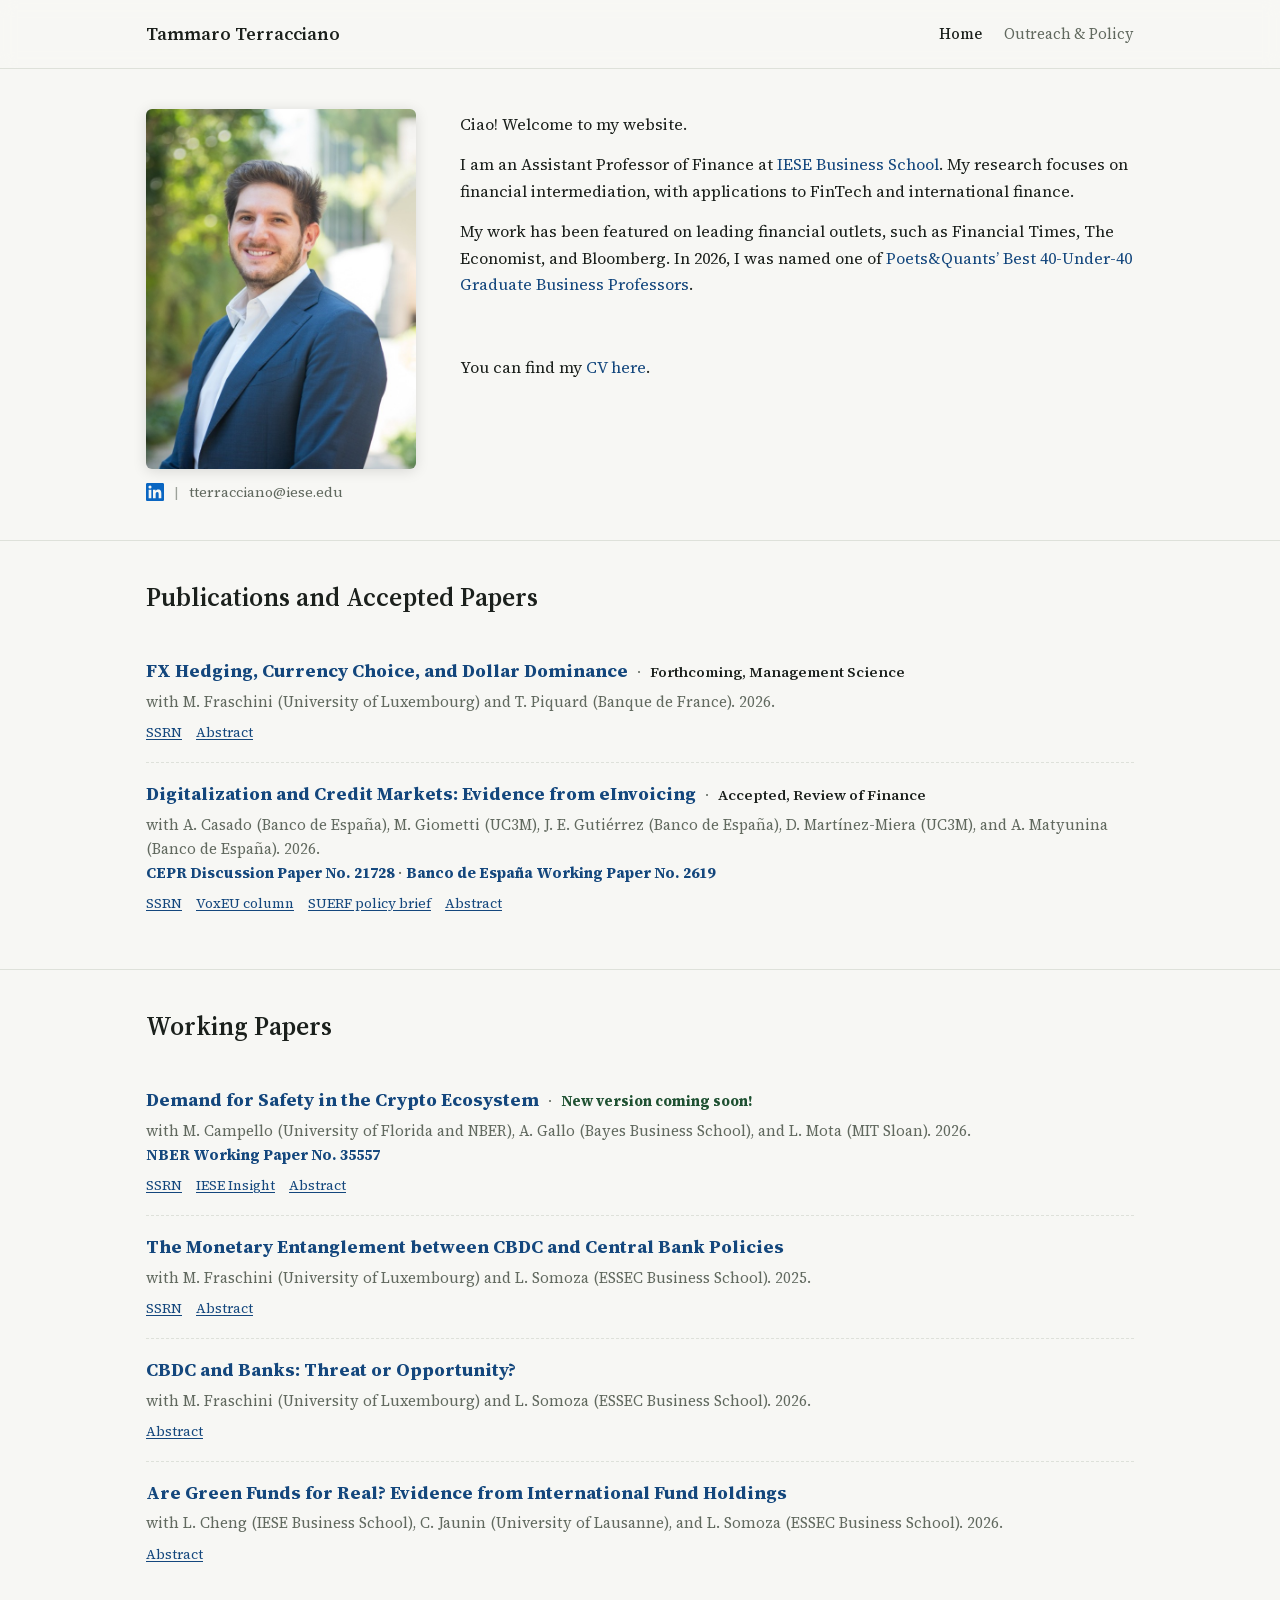
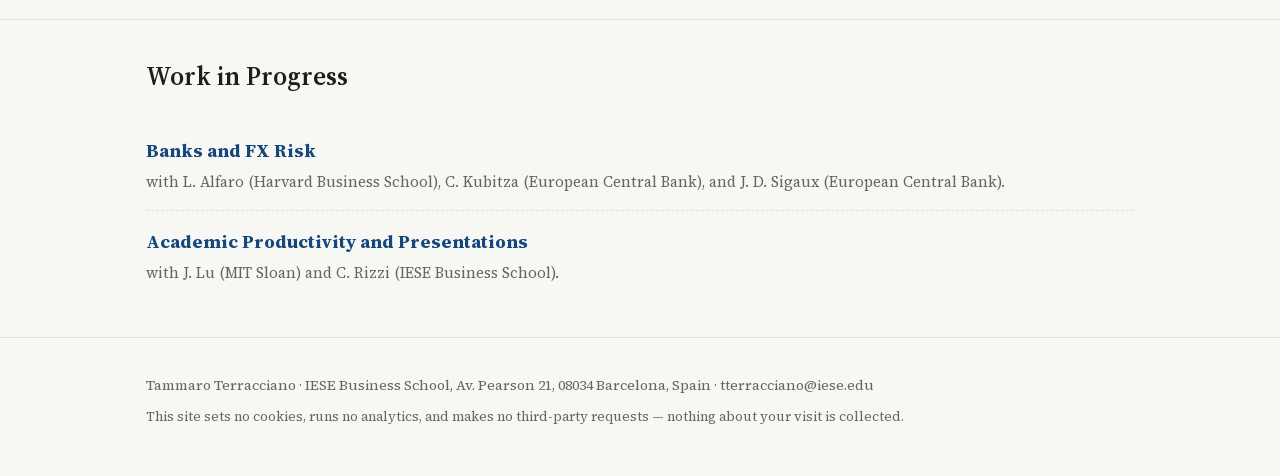
<file: index.html>
<!DOCTYPE html>
<html lang="en">
<head>
<meta charset="utf-8">
<meta name="viewport" content="width=device-width, initial-scale=1">
<title>Tammaro Terracciano</title>
<meta name="description" content="Tammaro Terracciano, Assistant Professor of Finance at IESE Business School. Research on financial intermediation, fintech, and international finance.">
<link rel="icon" href="favicon.svg" type="image/svg+xml">
<link rel="stylesheet" href="style.css">
</head>
<body>

<nav class="top">
  <div class="wrap">
    <a class="brand" href="index.html">
      <span class="bname">Tammaro Terracciano</span>
    </a>
    <ul>
      <li><a href="index.html" class="active">Home</a></li>
      <li><a href="outreach.html">Outreach &amp; Policy</a></li>
    </ul>
  </div>
</nav>

<header class="hero" id="top">
  <div class="wrap">
    <h1 class="sr-only">Tammaro Terracciano</h1>
    <div class="portrait">
      <img src="assets/photo.jpg" alt="Tammaro Terracciano">
      <p class="contact">
        <a class="li" href="https://www.linkedin.com/in/tammaro-terracciano/" aria-label="LinkedIn profile"><svg viewBox="0 0 24 24" width="18" height="18" aria-hidden="true" focusable="false"><path fill="currentColor" d="M20.45 20.45h-3.56v-5.57c0-1.33-.03-3.04-1.85-3.04-1.86 0-2.14 1.45-2.14 2.94v5.67H9.35V9h3.41v1.56h.05c.48-.9 1.63-1.85 3.36-1.85 3.6 0 4.26 2.37 4.26 5.45v6.29zM5.34 7.43a2.06 2.06 0 1 1 0-4.13 2.06 2.06 0 0 1 0 4.13zM7.12 20.45H3.56V9h3.56v11.45zM22.22 0H1.77C.79 0 0 .77 0 1.72v20.56C0 23.23.79 24 1.77 24h20.45c.98 0 1.78-.77 1.78-1.72V1.72C24 .77 23.2 0 22.22 0z"/></svg></a>
        <span class="sep" aria-hidden="true">|</span>
        <span class="email">tterracciano@iese.edu</span>
      </p>
    </div>
    <div class="bio">
      <p>Ciao! Welcome to my website.</p>
      <p>I am an Assistant Professor of Finance at <a href="https://www.iese.edu">IESE Business School</a>. My research focuses on financial intermediation, with applications to FinTech and international finance.</p>
      <p>My work has been featured on leading financial outlets, such as Financial Times, The Economist, and Bloomberg. In 2026, I was named one of <a href="https://poetsandquants.com/2026/05/17/2026-best-40-under-40-business-professors-tammaro-terracciano-iese-business-school/">Poets&amp;Quants&rsquo; Best 40-Under-40 Graduate Business Professors</a>.</p>
      <p></p>
      <p></p>
      <p></p>
      <p style="margin-top: 56px;">You can find my <a href="assets/Terracciano_CV.pdf">CV here</a>.</p>
    </div>
  </div>
</header>

<section id="publications">
  <div class="wrap">
    <h2>Publications and Accepted Papers</h2>

    <div class="paper">
      <p class="title"><a href="https://papers.ssrn.com/sol3/papers.cfm?abstract_id=7147318">FX Hedging, Currency Choice, and Dollar Dominance</a><span class="status">Forthcoming, Management Science</span></p>
      <p class="meta">with M. Fraschini (University of Luxembourg) and T. Piquard (Banque de France). 2026.</p>
      <div class="tags"><a href="https://papers.ssrn.com/sol3/papers.cfm?abstract_id=7147318">SSRN</a><details class="abs">
          <summary>Abstract</summary>
          <p>Exporters pricing their goods in a foreign currency are exposed to foreign exchange (FX) risk, but they can hedge it by underwriting FX derivative contracts. This paper provides firm-level evidence on how the cost of FX hedging affects exporters’ currency choice. We formalize this channel in a model in which a firm jointly chooses its invoicing currency and its optimal hedging ratio, predicting that cheaper hedging makes foreign currency pricing more attractive. Consistent with our model, we empirically find that hedging firms price their exports more in foreign currency (especially in US dollars) when hedging costs are lower. We exploit an unexpected increase in the cost of hedging and find that it leads hedging firms to reduce both dollar and foreign local currency pricing, with larger effects for smaller firms. Finally, we show that hedging is associated with stickier export prices. Our findings indicate that cheaper FX derivatives markets nurture dollar dominance while weakening the link between prices and exchange-rate movements.</p>
          </details></div>
    </div>

    <div class="paper">
      <p class="title"><a href="https://papers.ssrn.com/sol3/papers.cfm?abstract_id=7072239">Digitalization and Credit Markets: Evidence from eInvoicing</a><span class="status">Accepted, Review of Finance</span></p>
      <p class="meta">with A. Casado (Banco de España), M. Giometti (UC3M), J. E. Gutiérrez (Banco de España), D. Martínez-Miera (UC3M), and A. Matyunina (Banco de España). 2026.</p>
      <p class="meta"><b><a href="https://cepr.org/publications/dp21728">CEPR Discussion Paper No. 21728</a></b> &middot; <b><a href="https://www.bde.es/wbe/en/publicaciones/analisis-economico-investigacion/documentos-trabajo/digitalization-and-credit-markets-evidence-from-e-invoicing.html">Banco de España Working Paper No. 2619</a></b></p>
      <div class="tags"><a href="https://papers.ssrn.com/sol3/papers.cfm?abstract_id=7072239">SSRN</a><a href="https://cepr.org/voxeu/columns/digitalisation-and-credit-markets-evidence-einvoicing">VoxEU column</a><a href="https://www.suerf.org/publications/suerf-policy-notes-and-briefs/when-invoices-go-digital-how-einvoicing-reshapes-credit-markets/">SUERF policy brief</a><details class="abs">
          <summary>Abstract</summary>
          <p>Electronic invoicing (eInvoicing) makes invoices standardized, verifiable, and hard to falsify. We document its effects on banks' information and lending decisions using administrative credit data in a difference-in-differences design that exploits a regional eInvoicing mandate. Credit reallocates toward firms already relying on invoice-based financing (“invoice firms”). Invoice firms obtain more and cheaper invoice credit, with an overall credit expansion, while non-invoice firms borrow less at higher rates. Consistent with differential changes in banks' pricing and risk-ranking behavior, dispersion in loan rates and banks' risk assessments widens for invoice firms relative to non-invoice firms, and the predictive accuracy of these assessments relatively improves (worsens) for (non-)invoice firms. Overall, eInvoicing reshapes credit allocation, with uneven effects across borrowers.</p>
          </details></div>
    </div>
  </div>
</section>

<section id="working-papers">
  <div class="wrap">
    <h2>Working Papers</h2>

    <div class="paper">
      <p class="title"><a href="https://papers.ssrn.com/sol3/papers.cfm?abstract_id=6814778">Demand for Safety in the Crypto Ecosystem</a><span class="news">New version coming soon!</span></p>
      <p class="meta">with M. Campello (University of Florida and NBER), A. Gallo (Bayes Business School), and L. Mota (MIT Sloan). 2026.</p>
      <p class="meta"><b><a href="https://www.nber.org/papers/w35557">NBER Working Paper No. 35557</a></b></p>
      <div class="tags"><a href="https://papers.ssrn.com/sol3/papers.cfm?abstract_id=6814778">SSRN</a><a href="https://www.iese.edu/insight/articles/cryptocurrencies-safety-financial-markets/">IESE Insight</a><details class="abs">
          <summary>Abstract</summary>
          <p>We study the demand for safety and liquidity in the crypto ecosystem. We do so under a framework in which a representative investor allocates liquidity across stablecoin deposits in lending pools and traditional safe assets (e.g., MMF shares). Our model delivers three main predictions: (i) the stablecoin deposit premium co-moves with the Treasury premium when investors value the safety and liquidity services of stablecoins; (ii) increases in Treasury supply reduce the stablecoin deposit premium; and (iii) drops in the perceived safety and liquidity of stablecoin deposits (e.g., due to de-pegs or hacker attacks) reduce their premium. Using granular data from hundreds of DeFi pools spanning multiple protocols, tokens, and blockchains, we find evidence supporting these predictions. Investors treat stablecoin deposits as money-like instruments that are borderless and permissionless, yet as fragile as other forms of privately produced safe assets.</p>
          </details></div>
    </div>

    <div class="paper">
      <p class="title"><a href="https://papers.ssrn.com/sol3/papers.cfm?abstract_id=3804966">The Monetary Entanglement between CBDC and Central Bank Policies</a></p>
      <p class="meta">with M. Fraschini (University of Luxembourg) and L. Somoza (ESSEC Business School). 2025.</p>
      <div class="tags"><a href="https://papers.ssrn.com/sol3/papers.cfm?abstract_id=3804966">SSRN</a><details class="abs">
          <summary>Abstract</summary>
          <p>Using a banking model, we show that the effects of introducing a Central Bank Digital Currency (CBDC) depend on the composition of the central bank’s balance sheet, especially excess reserves and the assets backing the CBDC. We find that banks optimally meet CBDC demand by liquidating excess reserves. Once these are exhausted, the central bank must expand its balance sheet. Only purchases of safe assets can keep the CBDC introduction neutral without pass-through funding, while risky asset backing reduces lending, making neutrality impossible. Finally, we discuss how CBDC holding limits should reflect the availability of safe assets and excess reserves.</p>
          </details></div>
    </div>


    <div class="paper">
      <p class="title">CBDC and Banks: Threat or Opportunity?</p>
      <p class="meta">with M. Fraschini (University of Luxembourg) and L. Somoza (ESSEC Business School). 2026.</p>
      <div class="tags"><details class="abs">
          <summary>Abstract</summary>
          <p>When households have heterogeneous preferences for CBDC and the central bank commits to compensating banks for lost deposit funding, banks can profit from CBDC adoption. We analyze this mechanism by characterizing banks' optimal response to CBDC introduction and calibrating the model using Eurozone data. Our findings show that, without central bank intervention, banks reduce their profits by increasing deposit interest rates in response to CBDC competition to maintain an optimal level of lending. However, when the central bank provides funding to offset deposit losses, banks optimally let households move toward the CBDC by not competing to retain them.</p>
          </details></div>
    </div>
    <div class="paper">
      <p class="title">Are Green Funds for Real? Evidence from International Fund Holdings</p>
      <p class="meta">with L. Cheng (IESE Business School), C. Jaunin (University of Lausanne), and L. Somoza (ESSEC Business School). 2026.</p>
      <div class="tags"><details class="abs">
          <summary>Abstract</summary>
          <p>We study differences in climate transition commitment between North American and European green mutual funds. Specifically, we examine how green funds respond when firms address the climate transition during earnings calls. European green funds increase their investments significantly more in these firms, even after controlling for environmental scores and climate risk. Although the relationship is also significant for North American green funds, it is only roughly one tenth as strong as for European funds. To isolate fund reactions, we focus on the first instance a firm discusses the climate transition and match these firms with others sharing similar characteristics. We find a persistent increase in green fund ownership share, while non-green ownership share remains unchanged. This effect is driven by European funds and is absent for North American ones. We show that North American funds' commitment to the green transition varies greatly with the US political cycle, with a stronger response to firms during Democratic presidencies.</p>
          </details></div>
    </div>
  </div>
</section>

<section id="work-in-progress">
  <div class="wrap">
    <h2>Work in Progress</h2>

    <div class="paper">
      <p class="title">Banks and FX Risk</p>
      <p class="meta">with L. Alfaro (Harvard Business School), C. Kubitza (European Central Bank), and J. D. Sigaux (European Central Bank).</p>
    </div>

    <div class="paper">
      <p class="title">Academic Productivity and Presentations</p>
      <p class="meta">with J. Lu (MIT Sloan) and C. Rizzi (IESE Business School).</p>
    </div>
  </div>
</section>

<footer>
  <div class="wrap">
    Tammaro Terracciano &middot; IESE Business School, Av. Pearson 21, 08034 Barcelona, Spain &middot; <span class="email">tterracciano@iese.edu</span>
    <p class="privacy">This site sets no cookies, runs no analytics, and makes no third-party requests &mdash; nothing about your visit is collected.</p>
  </div>
</footer>

</body>
</html>
</file>
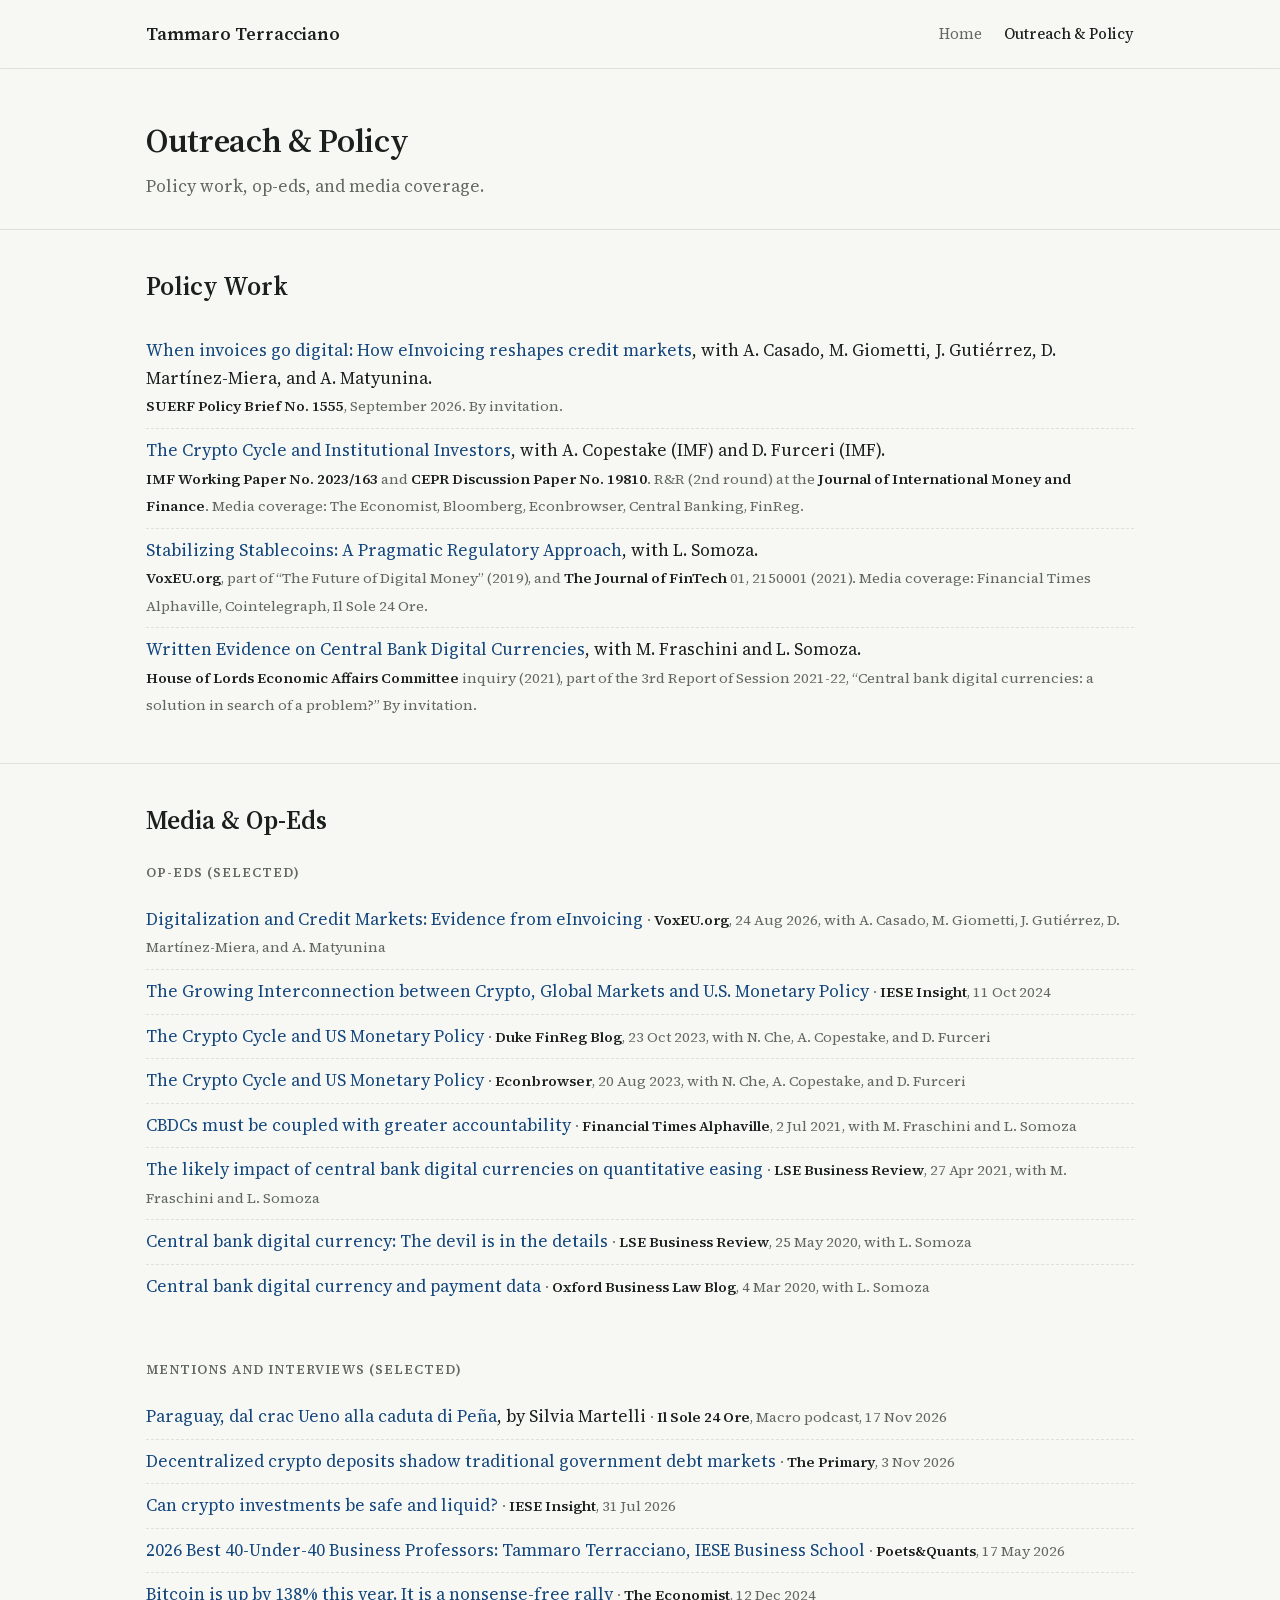
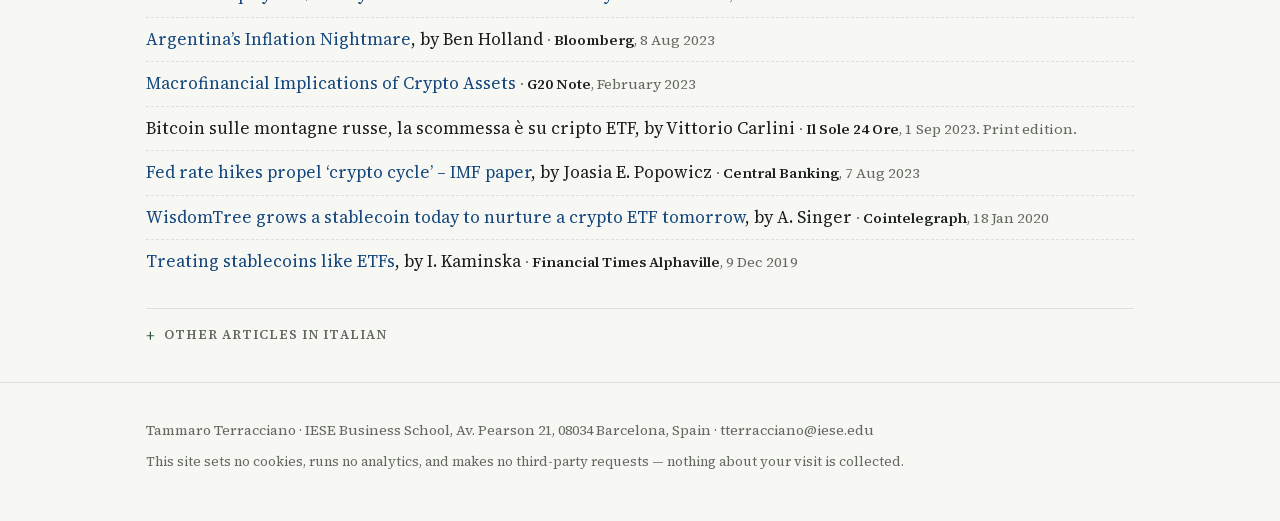
<file: outreach.html>
<!DOCTYPE html>
<html lang="en">
<head>
<meta charset="utf-8">
<meta name="viewport" content="width=device-width, initial-scale=1">
<title>Outreach &amp; Policy · Tammaro Terracciano</title>
<meta name="description" content="Tammaro Terracciano, Assistant Professor of Finance at IESE Business School. Research on financial intermediation, fintech, and international finance.">
<link rel="icon" href="favicon.svg" type="image/svg+xml">
<link rel="stylesheet" href="style.css">
</head>
<body class="outreach">

<nav class="top">
  <div class="wrap">
    <a class="brand" href="index.html">
      <span class="bname">Tammaro Terracciano</span>
    </a>
    <ul>
      <li><a href="index.html">Home</a></li>
      <li><a href="outreach.html" class="active">Outreach &amp; Policy</a></li>
    </ul>
  </div>
</nav>

<header class="page">
  <div class="wrap">
    <h1>Outreach &amp; Policy</h1>
    <p class="role">Policy work, op-eds, and media coverage.</p>
  </div>
</header>

<section id="policy">
  <div class="wrap">
    <h2>Policy Work</h2>
    <ul class="plain">
      <li><a href="https://www.suerf.org/publications/suerf-policy-notes-and-briefs/when-invoices-go-digital-how-einvoicing-reshapes-credit-markets/">When invoices go digital: How eInvoicing reshapes credit markets</a>, with A. Casado, M. Giometti, J. Gutiérrez, D. Martínez-Miera, and A. Matyunina.<br><span class="venue"><b>SUERF Policy Brief No. 1555</b>, September 2026. By invitation.</span></li>
      <li><a href="https://www.dropbox.com/scl/fi/dw8tb8shg21my8lnho01m/Crypto_Cycle_revised.pdf?rlkey=4h9a6m6yakyue286ysbgpgaxc&dl=0">The Crypto Cycle and Institutional Investors</a>, with A. Copestake (IMF) and D. Furceri (IMF).<br><span class="venue"><b>IMF Working Paper No. 2023/163</b> and <b>CEPR Discussion Paper No. 19810</b>. R&amp;R (2nd round) at the <b>Journal of International Money and Finance</b>. Media coverage: The Economist, Bloomberg, Econbrowser, Central Banking, FinReg.</span></li>
      <li><a href="https://www.worldscientific.com/doi/epdf/10.1142/S2705109921500012">Stabilizing Stablecoins: A Pragmatic Regulatory Approach</a>, with L. Somoza.<br><span class="venue"><b>VoxEU.org</b>, part of &ldquo;The Future of Digital Money&rdquo; (2019), and <b>The Journal of FinTech</b> 01, 2150001 (2021). Media coverage: Financial Times Alphaville, Cointelegraph, Il Sole 24 Ore.</span></li>
      <li><a href="https://committees.parliament.uk/writtenevidence/40052/pdf/">Written Evidence on Central Bank Digital Currencies</a>, with M. Fraschini and L. Somoza.<br><span class="venue"><b>House of Lords Economic Affairs Committee</b> inquiry (2021), part of the 3rd Report of Session 2021-22, &ldquo;Central bank digital currencies: a solution in search of a problem?&rdquo; By invitation.</span></li>
    </ul>
  </div>
</section>

<section id="media">
  <div class="wrap">
    <h2>Media &amp; Op-Eds</h2>

    <h3>Op-Eds (selected)</h3>
    <ul class="plain">
      <li><a href="https://cepr.org/voxeu/columns/digitalisation-and-credit-markets-evidence-einvoicing">Digitalization and Credit Markets: Evidence from eInvoicing</a> <span class="venue">&middot; <b>VoxEU.org</b>, 24 Aug 2026, with A. Casado, M. Giometti, J. Gutiérrez, D. Martínez-Miera, and A. Matyunina</span></li>
      <li><a href="https://www.iese.edu/insight/articles/crypto-markets-monetary-policy-united-states/">The Growing Interconnection between Crypto, Global Markets and U.S. Monetary Policy</a> <span class="venue">&middot; <b>IESE Insight</b>, 11 Oct 2024</span></li>
      <li><a href="https://sites.duke.edu/thefinregblog/2023/10/23/the-crypto-cycle-and-us-monetary-policy/">The Crypto Cycle and US Monetary Policy</a> <span class="venue">&middot; <b>Duke FinReg Blog</b>, 23 Oct 2023, with N. Che, A. Copestake, and D. Furceri</span></li>
      <li><a href="https://econbrowser.com/archives/2023/08/guest-contribution-the-crypto-cycle-and-us-monetary-policy">The Crypto Cycle and US Monetary Policy</a> <span class="venue">&middot; <b>Econbrowser</b>, 20 Aug 2023, with N. Che, A. Copestake, and D. Furceri</span></li>
      <li><a href="https://www.ft.com/content/e5501315-633f-479f-b02d-940b24de27e8">CBDCs must be coupled with greater accountability</a> <span class="venue">&middot; <b>Financial Times Alphaville</b>, 2 Jul 2021, with M. Fraschini and L. Somoza</span></li>
      <li><a href="https://blogs.lse.ac.uk/businessreview/2021/04/27/the-likely-impact-of-central-bank-digital-currencies-on-quantitative-easing/">The likely impact of central bank digital currencies on quantitative easing</a> <span class="venue">&middot; <b>LSE Business Review</b>, 27 Apr 2021, with M. Fraschini and L. Somoza</span></li>
      <li><a href="https://blogs.lse.ac.uk/businessreview/2020/05/26/central-bank-digital-currency-the-devil-is-in-the-details/">Central bank digital currency: The devil is in the details</a> <span class="venue">&middot; <b>LSE Business Review</b>, 25 May 2020, with L. Somoza</span></li>
      <li><a href="https://blogs.law.ox.ac.uk/business-law-blog/blog/2020/03/central-bank-digital-currency-and-payment-data">Central bank digital currency and payment data</a> <span class="venue">&middot; <b>Oxford Business Law Blog</b>, 4 Mar 2020, with L. Somoza</span></li>
    </ul>

    <h3>Mentions and interviews (selected)</h3>
    <ul class="plain">
      <li><a href="https://podcast.ilsole24ore.com/serie/le-voci-sole-24-ore-AEOcD15B/paraguay-crac-ueno-caduta-pena-AJiJjhJC">Paraguay, dal crac Ueno alla caduta di Peña</a>, by Silvia Martelli <span class="venue">&middot; <b>Il Sole 24 Ore</b>, Macro podcast, 17 Nov 2026</span></li>
      <li><a href="https://theprimary.com/business/2026-11-03/stablecoin-treasury-defi-yields">Decentralized crypto deposits shadow traditional government debt markets</a> <span class="venue">&middot; <b>The Primary</b>, 3 Nov 2026</span></li>
      <li><a href="https://www.iese.edu/insight/articles/cryptocurrencies-safety-financial-markets/">Can crypto investments be safe and liquid?</a> <span class="venue">&middot; <b>IESE Insight</b>, 31 Jul 2026</span></li>
      <li><a href="https://poetsandquants.com/2026/05/17/2026-best-40-under-40-business-professors-tammaro-terracciano-iese-business-school/">2026 Best 40-Under-40 Business Professors: Tammaro Terracciano, IESE Business School</a> <span class="venue">&middot; <b>Poets&amp;Quants</b>, 17 May 2026</span></li>
      <li><a href="https://www.economist.com/finance-and-economics/2024/12/12/bitcoin-is-up-by-138-this-year-it-is-a-nonsense-free-rally">Bitcoin is up by 138% this year. It is a nonsense-free rally</a> <span class="venue">&middot; <b>The Economist</b>, 12 Dec 2024</span></li>
      <li><a href="https://www.bloomberg.com/news/newsletters/2023-08-08/world-economy-latest-argentina-s-inflation-nightmare-to-shape-election">Argentina&rsquo;s Inflation Nightmare</a>, by Ben Holland <span class="venue">&middot; <b>Bloomberg</b>, 8 Aug 2023</span></li>
      <li><a href="https://www.imf.org/-/media/Files/Research/imf-and-g20/2023/g20-report-macrofinancial-implications-crypto-assets-february23.ashx">Macrofinancial Implications of Crypto Assets</a> <span class="venue">&middot; <b>G20 Note</b>, February 2023</span></li>
      <li>Bitcoin sulle montagne russe, la scommessa è su cripto ETF, by Vittorio Carlini <span class="venue">&middot; <b>Il Sole 24 Ore</b>, 1 Sep 2023. Print edition.</span></li>
      <li><a href="https://www.centralbanking.com/fintech/crypto-assets/7959441/fed-rate-hikes-propel-crypto-cycle-imf-paper">Fed rate hikes propel &lsquo;crypto cycle&rsquo; &ndash; IMF paper</a>, by Joasia E. Popowicz <span class="venue">&middot; <b>Central Banking</b>, 7 Aug 2023</span></li>
      <li><a href="https://cointelegraph.com/news/wisdomtree-grows-a-stablecoin-today-to-nurture-a-crypto-etf-tomorrow">WisdomTree grows a stablecoin today to nurture a crypto ETF tomorrow</a>, by A. Singer <span class="venue">&middot; <b>Cointelegraph</b>, 18 Jan 2020</span></li>
      <li><a href="https://ftalphaville.ft.com/2019/12/06/1575648915000/Treating-stablecoins-like-ETFs/">Treating stablecoins like ETFs</a>, by I. Kaminska <span class="venue">&middot; <b>Financial Times Alphaville</b>, 9 Dec 2019</span></li>
    </ul>

    <details class="more">
      <summary>Other Articles in Italian</summary>
      <ul class="plain">
        <li>Dal futuro delle banche alla nostra privacy, c&rsquo;è bisogno di un euro digitale? <span class="venue">&middot; Debate on the Digital Euro, <b>Econopoly &ndash; Il Sole 24 Ore</b>, 5 Nov 2020, with L. Somoza</span> <a href="https://www.econopoly.ilsole24ore.com/2020/11/05/dibattito-euro-digitale/">link</a></li>
        <li>Davvero il dollaro è al tramonto come valuta di riserva mondiale? <span class="venue">&middot; <b>Econopoly &ndash; Il Sole 24 Ore</b>, 19 Aug 2020</span> <a href="https://www.econopoly.ilsole24ore.com/2020/08/19/dollaro-valuta-riserva/">link</a></li>
        <li>Alcuni legittimi dubbi sul bisogno di una moneta digitale pubblica <span class="venue">&middot; <b>Econopoly &ndash; Il Sole 24 Ore</b>, 13 Jul 2020, with L. Somoza</span> <a href="https://www.dropbox.com/s/ctcg70c06j3dz01/13_07_2020_Alcuni%20legittimi%20dubbi%20sul%20bisogno%20di%20una%20moneta%20digitale%20pubblica%20-%20ilSole24ORE.pdf?dl=0">pdf</a> <a href="https://www.econopoly.ilsole24ore.com/2020/07/13/moneta-digitale-pubblica/">link</a></li>
        <li>Nasce la moneta digitale <span class="venue">&middot; <b>LaVoce.info</b>, 7 Jul 2020, with L. Somoza</span> <a href="https://www.dropbox.com/s/2kn50ayhzbyvfgw/7_7_2020_Nasce%20la%20moneta%20digitale%20%7C%20L.%20Somoza%20e%20T.%20Terracciano.pdf?dl=0">pdf</a> <a href="https://www.lavoce.info/archives/68333/nasce-la-moneta-digitale/">link</a></li>
        <li>Ci aspetta un&rsquo;altra crisi finanziaria? Ecco una possibile lettura <span class="venue">&middot; <b>Econopoly &ndash; Il Sole 24 Ore</b>, 26 Jun 2020</span> <a href="https://www.dropbox.com/s/lscutjkbttdi5tc/26_6_2020_Ci%20aspetta%20un%E2%80%99altra%20crisi%20finanziaria%3F%20Ecco%20una%20possibile%20lettura%20-%20ilSole24ORE.pdf?dl=0">pdf</a> <a href="https://www.econopoly.ilsole24ore.com/2020/06/26/crisi-finanziaria/">link</a></li>
        <li>Europa, se non ora, quando? <span class="venue">&middot; <b>Econopoly &ndash; Il Sole 24 Ore</b>, 30 Mar 2020</span> <a href="https://www.dropbox.com/s/qcmc0crdw5w5xlp/30_03_2020_Europa%20se%20non%20ora%20quando%3F_Econopoly_ilSole24ORE.pdf?dl=0">pdf</a> <a href="https://www.econopoly.ilsole24ore.com/2020/03/30/europa-non-ora/">link</a></li>
        <li><a href="https://www.econopoly.ilsole24ore.com/2020/01/03/fintech-asia-governi-dati/">L&rsquo;ascesa del Fintech in Asia e quanto fanno gola i (nostri) dati ai governi</a> <span class="venue">&middot; <b>24Plus and Econopoly, Il Sole 24 Ore</b>, 3 Jan 2020, with L. Somoza</span></li>
        <li>Libra vista da dentro: pro e contro al di là del marketing <span class="venue">&middot; <b>24Plus and Econopoly &ndash; Il Sole 24 Ore</b>, 18 Oct 2019, with L. Somoza</span> <a href="https://www.dropbox.com/s/4mby5ogmnwlzk0p/18_10_2019_Libra%20vista%20da%20dentro_%20pro%20e%20contro%20al%20di%20l%C3%A0%20del%20marketing_Econopoly_ilSole24ORE.pdf?dl=0">pdf</a> <a href="https://www.econopoly.ilsole24ore.com/2019/10/18/libra-etf-marketing/">link</a> <a href="https://24plus.ilsole24ore.com/art/libra-vista-dentro-pro-e-contro-di-la-marketing-ACwtOZv">24Plus</a></li>
        <li>È giusto cambiare le regole economiche europee? <span class="venue">&middot; <b>Econopoly &ndash; Il Sole 24 Ore</b>, 7 Aug 2019</span> <a href="https://www.dropbox.com/s/tbgiqh35yd9sf1m/7_8_2019_%C3%88%20giusto%20cambiare%20le%20regole%20economiche%20europee_Econopoly_ilSole24ORE.pdf?dl=0">pdf</a> <a href="https://www.econopoly.ilsole24ore.com/2019/08/07/cambiare-regole-economiche-europee/">link</a></li>
        <li>Riusciranno i sovranisti a cambiare le regole economiche europee? <span class="venue">&middot; <b>Econopoly &ndash; Il Sole 24 Ore</b>, 7 Jun 2019, with N. Fraccaroli</span> <a href="https://www.dropbox.com/s/derq83fwvh28dmi/7_6_2019_Riusciranno%20i%20sovranisti%20a%20cambiare%20le%20regole%20economiche%20europee_Econopoly_ilSole24ORE.pdf?dl=0">pdf</a> <a href="https://www.econopoly.ilsole24ore.com/2019/06/07/sovranisti-regole-europee/">link</a></li>
        <li>La genesi dell&rsquo;italiano medio (c&rsquo;entrano la televisione spazzatura e le elezioni) <span class="venue">&middot; <b>Econopoly &ndash; Il Sole 24 Ore</b>, 22 Apr 2019</span> <a href="https://www.dropbox.com/s/kl1adrqd55nrd07/22_4_2019_La%20genesi%20dell%E2%80%99italiano%20medio%20%28c%E2%80%99entrano%20la%20televisione%20spazzatura%20e%20le%20elezioni%29_Econopoly_ilSole24ORE.pdf?dl=0">pdf</a> <a href="https://www.econopoly.ilsole24ore.com/2019/04/22/genesi-italiano-medio-tv/">link</a></li>
        <li>Finanza e politica, quanto pesano le agenzie di rating nelle urne? <span class="venue">&middot; <b>Econopoly &ndash; Il Sole 24 Ore</b>, 14 Mar 2019</span> <a href="https://www.dropbox.com/s/afn868zuvzpopjj/14_3_2019_Finanza%20e%20politica%2C%20quanto%20pesano%20le%20agenzie%20di%20rating%20nelle%20urne_Econopoly_ilSole24ORE.pdf?dl=0">pdf</a> <a href="https://www.econopoly.ilsole24ore.com/2019/03/14/agenzie-rating-elezioni/">link</a></li>
        <li>Caso Carige e conflitto di interessi BCE: un approccio sistemico <span class="venue">&middot; <b>Econopoly &ndash; Il Sole 24 Ore</b>, 17 Feb 2019</span> <a href="https://www.dropbox.com/s/pdf0jsbl03apmd8/17_2_2019_Caso%20Carige%20e%20conflitto%20di%20interessi%20BCE_%20un%20approccio%20sistemico_Econopoly_ilSole24ORE.pdf?dl=0">pdf</a> <a href="https://www.econopoly.ilsole24ore.com/2019/02/17/carige-conflitto-interessi-bce/">link</a></li>
        <li>Come prepararci alla prossima crisi finanziaria? Gli Esb, per esempio&hellip; <span class="venue">&middot; <b>Econopoly &ndash; Il Sole 24 Ore</b>, 3 Jan 2019</span> <a href="https://www.dropbox.com/s/u79yhf6vpdg8z2a/3_1_2019_Come%20prepararci%20alla%20prossima%20crisi%20finanziaria_%20Gli%20Esb%2C%20per%20esempio%E2%80%A6_Econopoly_ilSole24ORE.pdf?dl=0">pdf</a> <a href="https://www.econopoly.ilsole24ore.com/2019/01/03/esb-crisi-finanziaria/">link</a></li>
        <li>Esiste un volto buono del populismo? <span class="venue">&middot; <b>Econopoly &ndash; Il Sole 24 Ore</b>, 20 Nov 2018</span> <a href="https://www.dropbox.com/s/w6ccfhrlyxocdh3/20_11_2018_Esiste%20un%20volto%20buono%20del%20populismo_Econopoly_ilSole24ORE.pdf?dl=0">pdf</a> <a href="https://www.econopoly.ilsole24ore.com/2018/11/20/volto-buono-del-populismo/">link</a></li>
      </ul>
    </details>
  </div>
</section>

<footer>
  <div class="wrap">
    Tammaro Terracciano &middot; IESE Business School, Av. Pearson 21, 08034 Barcelona, Spain &middot; <span class="email">tterracciano@iese.edu</span>
    <p class="privacy">This site sets no cookies, runs no analytics, and makes no third-party requests &mdash; nothing about your visit is collected.</p>
  </div>
</footer>

</body>
</html>
</file>
<file: style.css>
/* Source Serif 4, self-hosted so the site makes no third-party requests.
   One variable file covers every weight the site uses (400/500/600/700).
   SIL Open Font License 1.1 - see assets/fonts/OFL.txt */
@font-face {
  font-family: "Source Serif 4";
  font-style: normal;
  font-weight: 200 900;
  font-display: swap;
  src: url("assets/fonts/SourceSerif4-Variable.woff2") format("woff2");
  unicode-range: U+0000-00FF, U+0131, U+0152-0153, U+02BB-02BC, U+02C6, U+02DA, U+02DC, U+0304, U+0308, U+0329, U+2000-206F, U+20AC, U+2122, U+2191, U+2193, U+2212, U+2215, U+FEFF, U+FFFD;
}

:root {
  --bg: #f7f7f4;
  --surface: #ffffff;
  --text: #1b201c;
  --muted: #61695f;
  --line: #dee1da;
  --blue: #14477d;
  --blue-soft: #e3ebf4;
  --green: #1f5132;
  --green-soft: #e2ece5;
  --linkedin: #0a66c2;
  --maxw: 1020px;
  --serif: "Source Serif 4", Georgia, "Times New Roman", serif;
  --sans: var(--serif);  /* kept so old rules keep working; the site is all serif now */
}
@media (prefers-color-scheme: dark) {
  :root:not([data-theme="light"]) {
    --bg: #141714; --surface: #1c201c; --text: #e9ece7; --muted: #99a195;
    --line: #2b312b; --blue: #8ab8e8; --blue-soft: #18222e;
    --green: #7cc199; --green-soft: #1d2b22; --linkedin: #6ab3f2;
  }
}
:root[data-theme="dark"] {
  --bg: #141714; --surface: #1c201c; --text: #e9ece7; --muted: #99a195;
  --line: #2b312b; --blue: #8ab8e8; --blue-soft: #18222e;
  --green: #7cc199; --green-soft: #1d2b22; --linkedin: #6ab3f2;
}
* { box-sizing: border-box; }
html { scroll-behavior: smooth; scroll-padding-top: 84px; }
body {
  margin: 0; background: var(--bg); color: var(--text);
  font-family: var(--serif); font-size: 17px; line-height: 1.62;
  -webkit-font-smoothing: antialiased;
}
a { color: var(--blue); text-decoration: none; }
a:hover { text-decoration: underline; }
.wrap { max-width: var(--maxw); margin: 0 auto; padding: 0 16px; }
.sr-only {
  position: absolute; width: 1px; height: 1px; padding: 0; margin: -1px;
  overflow: hidden; clip: rect(0 0 0 0); white-space: nowrap; border: 0;
}

/* Nav */
nav.top {
  position: sticky; top: 0; z-index: 10;
  background: color-mix(in srgb, var(--bg) 88%, transparent);
  backdrop-filter: blur(8px); border-bottom: 1px solid var(--line);
}
nav.top .wrap { display: flex; align-items: center; justify-content: space-between; gap: 20px; min-height: 68px; padding-top: 10px; padding-bottom: 10px; }
nav.top .brand { display: block; line-height: 1.25; }
nav.top .brand:hover { text-decoration: none; }
nav.top .bname { display: block; font-family: var(--serif); font-weight: 600; font-size: 1.12rem; color: var(--text); }
nav.top .btitle { display: block; font-size: 0.78rem; color: var(--muted); }
nav.top ul { list-style: none; margin: 0; padding: 0; display: flex; gap: 22px; }
nav.top li a { color: var(--muted); font-size: 0.92rem; }
nav.top li a:hover { color: var(--blue); text-decoration: none; }
nav.top li a.active { color: var(--text); font-weight: 500; }

/* Hero: photo left, bio right */
header.hero { padding: 40px 0 36px; }
header.hero .wrap { display: grid; grid-template-columns: 270px 1fr; gap: 44px; align-items: start; }
header.hero .portrait img {
  width: 270px; display: block; border-radius: 6px;
  box-shadow: 0 2px 14px rgba(0,0,0,0.13);
}
header.hero .bio { padding-top: 2px; }
header.hero .bio p { margin: 0 0 14px; font-size: 1.02rem; }
header.hero .bio p:last-child { margin-bottom: 0; }

/* Contact block under the photo */
.contact {
  margin: 12px 0 0; display: flex; align-items: center; gap: 10px;
  font-size: 0.88rem; white-space: nowrap;
}
.contact a, .contact .email { color: var(--muted); }
.contact a:hover { color: var(--blue); }
.contact .sep { color: var(--muted); opacity: 0.6; }
.contact a.li { display: inline-flex; align-items: center; color: var(--linkedin); }
.contact a.li svg { display: block; }
.contact a.li:hover { opacity: 0.8; }
.contact a.li:hover { text-decoration: none; }
.contact a.li:hover span { text-decoration: underline; }

@media (max-width: 720px) {
  header.hero { padding: 28px 0 24px; }
  header.hero .wrap { grid-template-columns: 1fr; gap: 24px; }
  header.hero .portrait img { width: 200px; }
  header.hero h1 { font-size: 2.2rem; }
  nav.top .wrap { min-height: 60px; gap: 14px; }
  nav.top .bname { font-size: 0.98rem; white-space: nowrap; }
  nav.top .btitle { font-size: 0.72rem; }
  nav.top ul { gap: 14px; }
  nav.top li a { font-size: 0.84rem; white-space: nowrap; }
}
@media (max-width: 430px) {
  nav.top .btitle { display: none; }
  nav.top .bname { font-size: 0.92rem; }
  nav.top ul { gap: 12px; }
  nav.top li a { font-size: 0.8rem; }
}

/* Page header (secondary pages) */
header.page { padding: 44px 0 8px; }
header.page h1 { font-family: var(--serif); font-weight: 600; font-size: 2.1rem; margin: 0 0 6px; letter-spacing: -0.01em; }
header.page .role { color: var(--muted); margin: 0 0 20px; }

/* Sections */
section { padding: 36px 0; border-top: 1px solid var(--line); }
section h2 { font-family: var(--serif); font-weight: 600; font-size: 1.6rem; margin: 0 0 22px; }
section h3 {
  font-size: 0.8rem; text-transform: uppercase; letter-spacing: 0.08em;
  color: var(--muted); font-weight: 600; margin: 52px 0 14px;
}
section h3:first-of-type { margin-top: 0; }


/* Papers */
.paper { padding: 16px 0; border-bottom: 1px dashed var(--line); }
.paper:last-child { border-bottom: 0; }
.paper .title { font-family: var(--serif); font-size: 1.15rem; font-weight: 700; margin: 0 0 4px; color: var(--blue); }
.paper .title a { color: inherit; font-weight: inherit; }
.paper .title a:hover { text-decoration: underline; }
.paper .meta { color: var(--muted); font-size: 0.93rem; margin: 0; }
.paper .status {
  color: var(--text); font-weight: 600; font-size: 0.9rem;
  margin-left: 9px; white-space: nowrap;
}
.paper .status::before {
  content: "\00B7"; margin-right: 9px; color: var(--muted); font-weight: 400;
}
/* Short bold green notice after a title, e.g. "New version coming soon!" */
.paper .news { color: var(--green); font-weight: 700; font-size: 0.9rem; margin-left: 9px; }
.paper .news::before { content: "\00B7"; margin-right: 9px; color: var(--muted); font-weight: 400; }
.paper .tags { margin-top: 6px; font-size: 0.85rem; line-height: 1.9; }
.paper .tags > a { margin-right: 14px; text-decoration: underline; text-underline-offset: 2px; }

/* Abstract toggle: plain text, no pill */
details.abs { display: inline; }
details.abs > summary {
  display: inline; cursor: pointer; list-style: none;
  font-size: 0.85rem; font-weight: 400; color: var(--blue);
  text-decoration: underline; text-underline-offset: 2px;
}
details.abs > summary::-webkit-details-marker { display: none; }
details.abs > summary:hover { color: var(--text); }
details.abs > p {
  display: block; margin: 10px 0 2px;
  font-size: 1rem; line-height: 1.66; color: var(--muted);
  border-left: 2px solid var(--line); padding-left: 16px; max-width: 70ch;
  text-align: justify; text-justify: inter-word;
  hyphens: auto;
  hyphenate-limit-chars: 8 4 4;
  hyphenate-limit-lines: 2;
  -webkit-hyphenate-limit-lines: 2;
  -webkit-hyphenate-limit-before: 4;
  -webkit-hyphenate-limit-after: 4;
}

/* Lists */
ul.plain { list-style: none; padding: 0; margin: 0; }
ul.plain li { padding: 8px 0; border-bottom: 1px dashed var(--line); }
ul.plain li:last-child { border-bottom: 0; }
ul.plain .venue { color: var(--muted); font-size: 0.9rem; }
ul.plain .venue b { color: var(--text); font-weight: 600; }

/* Collapsible "Other" section */
details.more { margin-top: 24px; border-top: 1px solid var(--line); padding-top: 16px; }
details.more > summary {
  cursor: pointer; list-style: none; font-size: 0.8rem; text-transform: uppercase;
  letter-spacing: 0.08em; color: var(--muted); font-weight: 600;
  display: flex; align-items: center; gap: 8px;
}
details.more > summary::-webkit-details-marker { display: none; }
details.more > summary::before { content: "+"; font-size: 1rem; line-height: 1; color: var(--green); }
details.more[open] > summary::before { content: "\2212"; }
details.more > summary:hover { color: var(--blue); }
details.more > ul { margin-top: 14px; }
details.more li a { margin-left: 8px; font-size: 0.85rem; }

/* Teaching */
.teach { display: grid; grid-template-columns: 1fr auto; gap: 4px 24px; font-size: 0.95rem; }
.teach .inst { grid-column: 1 / -1; font-weight: 600; margin-top: 14px; }
.teach .inst:first-child { margin-top: 0; }
.teach .yrs { color: var(--muted); white-space: nowrap; }

footer { padding: 36px 0 48px; border-top: 1px solid var(--line); color: var(--muted); font-size: 0.88rem; }
footer .privacy { margin: 10px 0 0; font-size: 0.82rem; color: var(--muted); }

/* Justification needs a wide enough measure; fall back to ragged right on phones */
@media (max-width: 560px) {
  details.abs > p { text-align: left; hyphens: manual; }
}
</file>
